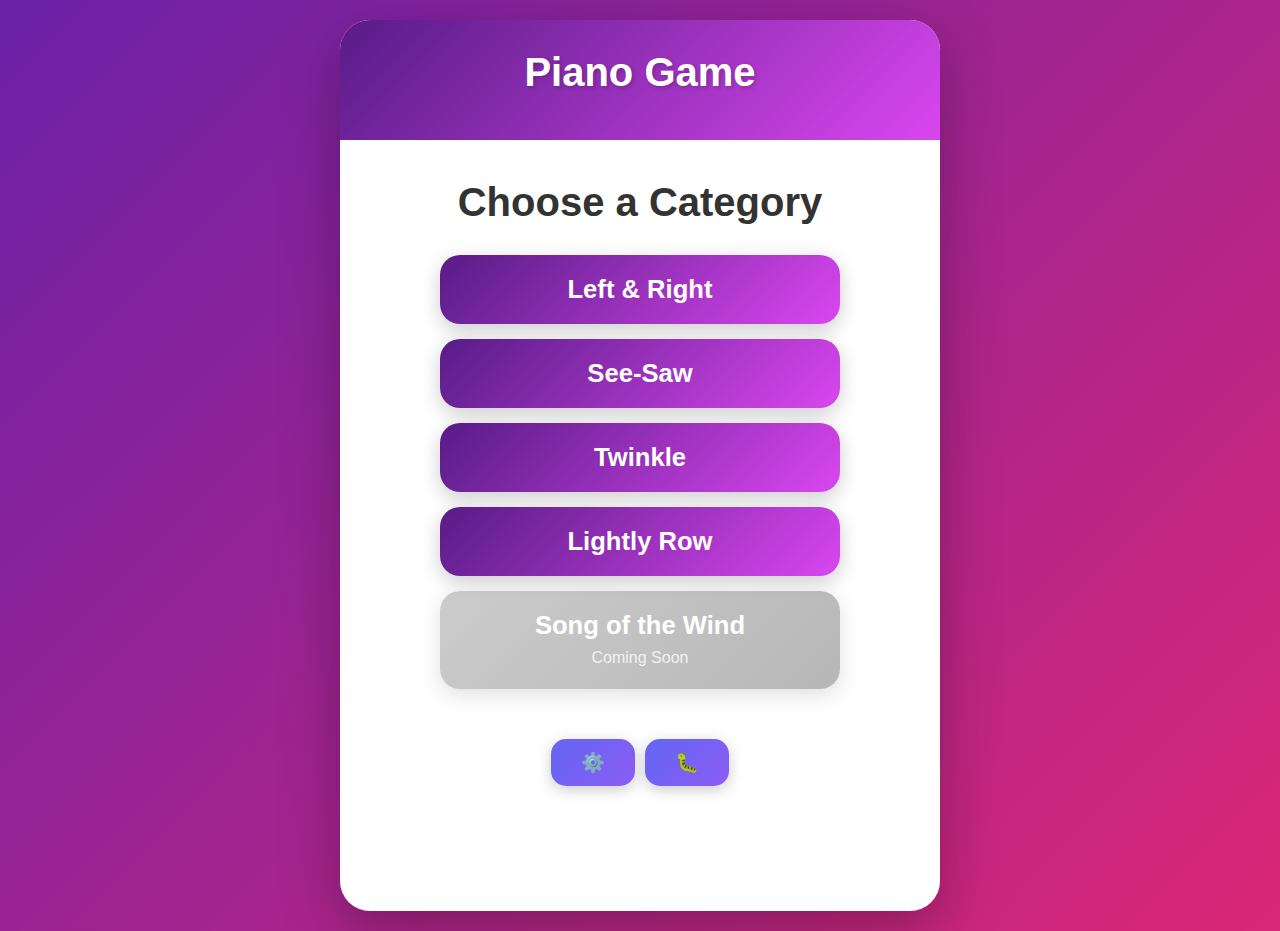
<file: index.html>
<!DOCTYPE html>
<html lang="en">
<head>
    <meta charset="UTF-8">
    <meta name="viewport" content="width=device-width, initial-scale=1.0">
    <title>Piano Game 🎹</title>
    <link rel="stylesheet" href="styles.css?v=2026-01-13-debug">
</head>
<body>
    <div class="game-container">
        <header class="game-header">
            <button class="home-btn hidden" id="home-btn">
                <svg xmlns="http://www.w3.org/2000/svg" viewBox="0 0 24 24" fill="currentColor">
                    <path d="M10 20v-6h4v6h5v-8h3L12 3 2 12h3v8z"/>
                </svg>
            </button>
            <h1>Piano Game</h1>
            <div class="progress" id="progress-container">
                <span id="question-counter">Question 1 of 10</span>
                <div class="progress-bar">
                    <div id="progress-fill" class="progress-fill"></div>
                </div>
            </div>
        </header>

        <!-- Category Selection Screen -->
        <div class="menu-screen" id="category-screen">
            <h2 class="menu-title">Choose a Category</h2>
            <div class="menu-buttons">
                <button class="menu-btn" data-category="left-right">Left & Right</button>
                <button class="menu-btn" data-category="see-saw">See-Saw</button>
                <button class="menu-btn" data-category="twinkle">Twinkle</button>
                <button class="menu-btn" data-category="lightly-row">Lightly Row</button>
                <button class="menu-btn disabled" data-category="wind">Song of the Wind<br><span class="coming-soon">Coming Soon</span></button>
            </div>
            <button class="settings-btn" id="settings-btn">⚙️</button>
        </div>

        <!-- Settings Screen -->
        <div class="menu-screen hidden" id="settings-screen">
            <h2 class="menu-title">Settings</h2>

            <div class="settings-panel">
                <div class="setting-item">
                    <label for="tempo-slider">Tempo: <span id="tempo-value">90</span> BPM</label>
                    <input type="range" id="tempo-slider" min="60" max="120" value="90" step="5">
                    <div class="setting-range">60 - 120</div>
                </div>

                <div class="setting-item">
                    <label for="tolerance-slider">Tolerance: <span id="tolerance-value">7</span></label>
                    <input type="range" id="tolerance-slider" min="2" max="10" value="7" step="0.5">
                    <div class="setting-range">2 - 10 (lower = harder)</div>
                </div>

                <div class="setting-item">
                    <label for="length-slider">Questions per Level: <span id="length-value">10</span></label>
                    <input type="range" id="length-slider" min="5" max="15" value="10" step="1">
                    <div class="setting-range">5 - 15</div>
                </div>

                <div class="setting-item">
                    <label>
                        <input type="checkbox" id="show-notes-checkbox">
                        Show Note Names
                    </label>
                </div>

                <div class="settings-buttons">
                    <button class="settings-action-btn" id="reset-settings-btn">Reset to Defaults</button>
                    <button class="settings-action-btn primary" id="close-settings-btn">Done</button>
                </div>
            </div>
        </div>

        <!-- Level Selection Screen -->
        <div class="menu-screen hidden" id="level-screen">
            <h2 class="menu-title">Choose a Level</h2>
            <div class="menu-buttons" id="level-buttons-container">
                <!-- Level buttons will be dynamically generated -->
            </div>
        </div>

        <!-- Game Screen -->
        <main class="game-main hidden" id="game-screen">
            <div class="pattern-display" id="pattern-display">
                <div id="pattern-notes"></div>
            </div>

            <div class="status-display" id="status-display">Click Start to begin</div>

            <div class="feedback-visual" id="feedback-visual"></div>

            <div class="recording-indicator hidden" id="recording-indicator">
                <span class="red-dot"></span> RECORDING
            </div>

            <div class="game-controls">
                <button class="control-btn" id="start-btn">▶️ Start</button>
            </div>
        </main>

        <!-- Celebration Screen -->
        <div class="celebration-screen hidden" id="celebration-screen">
            <canvas id="fireworks-canvas"></canvas>
            <div class="celebration-message">
                <h2 id="celebration-title">Great Job!</h2>
                <p id="celebration-score">You got 8 out of 10!</p>
                <button class="play-again-btn" id="play-again-btn">Play Again!</button>
            </div>
        </div>
    </div>

    <script src="debug.js?v=2026-01-13"></script>
    <script src="instrument-config.js?v=2026-01-13"></script>
    <script src="sounds.js?v=2026-01-13"></script>
    <script src="audio.js?v=2026-01-13"></script>
    <script src="recording.js?v=2026-01-13"></script>
    <script src="matching.js?v=2026-01-13"></script>
    <script src="patterns.js?v=2026-01-13"></script>
    <script src="settings.js?v=2026-01-13"></script>
    <script src="game.js?v=2026-01-13"></script>
    <script src="celebrations.js?v=2026-01-13"></script>
    <script src="ui.js?v=2026-01-13"></script>
</body>
</html>
<!-- Updated Tue Jan 13 12:02:26 PST 2026 -->
</file>
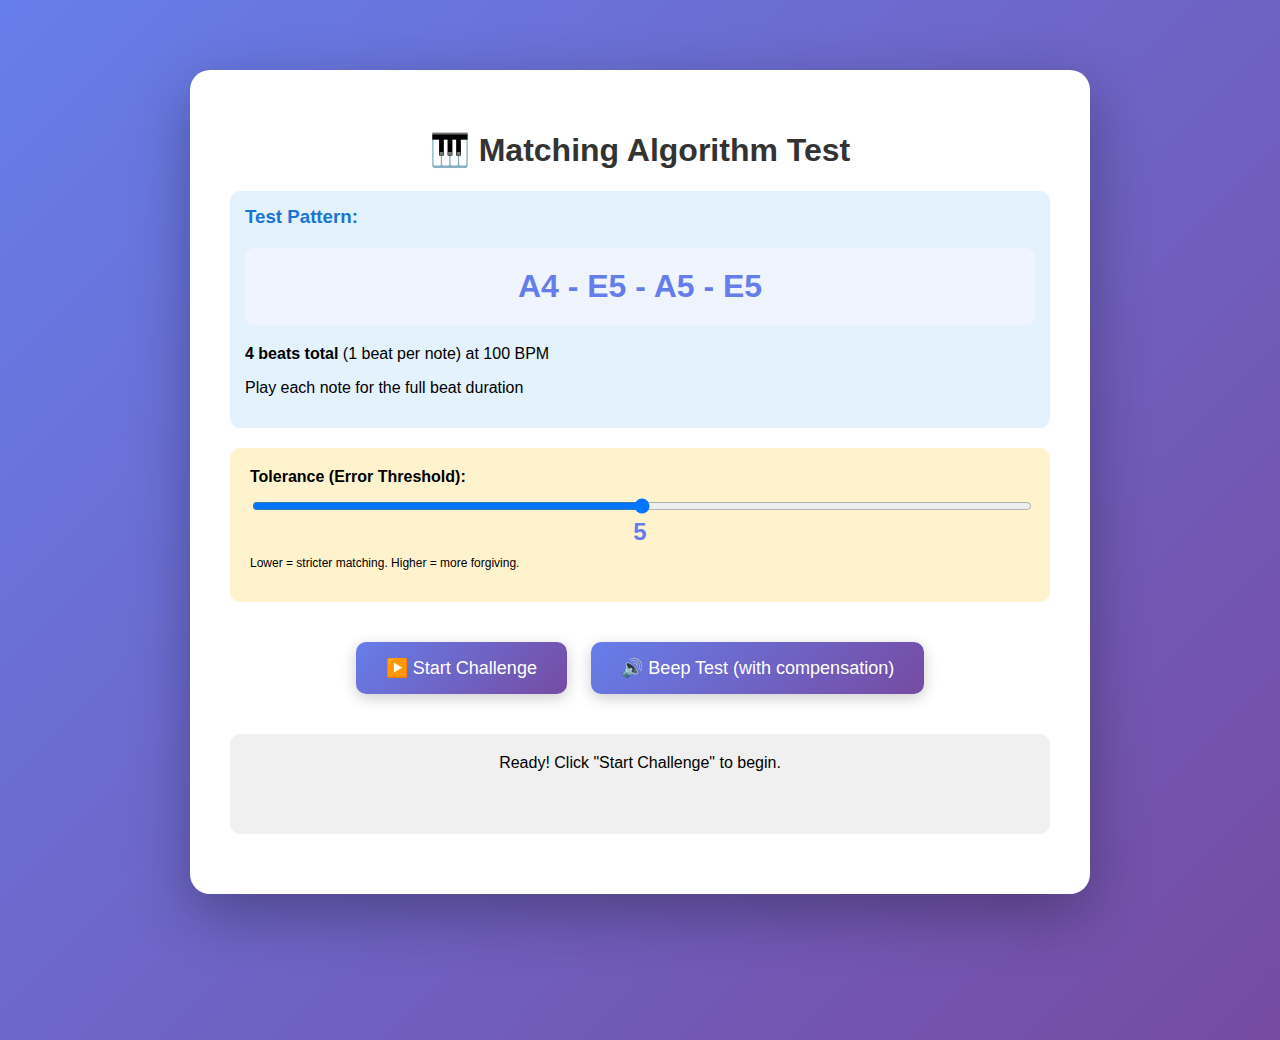
<file: matching-test.html>
<!DOCTYPE html>
<html lang="en">
<head>
    <meta charset="UTF-8">
    <meta name="viewport" content="width=device-width, initial-scale=1.0">
    <title>Matching Algorithm Test</title>
    <style>
        body {
            font-family: Arial, sans-serif;
            max-width: 900px;
            margin: 50px auto;
            padding: 20px;
            background: linear-gradient(135deg, #667eea 0%, #764ba2 100%);
            min-height: 100vh;
        }
        .container {
            background: white;
            border-radius: 20px;
            padding: 40px;
            box-shadow: 0 20px 60px rgba(0, 0, 0, 0.3);
        }
        h1 {
            color: #333;
            text-align: center;
        }
        .info {
            background: #e3f2fd;
            padding: 15px;
            border-radius: 10px;
            margin: 20px 0;
        }
        .info h3 {
            margin-top: 0;
            color: #1976d2;
        }
        .controls {
            text-align: center;
            margin: 30px 0;
        }
        button {
            font-size: 18px;
            padding: 15px 30px;
            margin: 10px;
            border: none;
            border-radius: 10px;
            background: linear-gradient(135deg, #667eea 0%, #764ba2 100%);
            color: white;
            cursor: pointer;
            transition: all 0.3s;
            box-shadow: 0 4px 15px rgba(0, 0, 0, 0.2);
        }
        button:hover:not(:disabled) {
            transform: translateY(-2px);
            box-shadow: 0 6px 20px rgba(0, 0, 0, 0.3);
        }
        button:disabled {
            opacity: 0.5;
            cursor: not-allowed;
        }
        .pattern {
            text-align: center;
            font-size: 32px;
            font-weight: bold;
            color: #667eea;
            margin: 20px 0;
            padding: 20px;
            background: #f0f4ff;
            border-radius: 10px;
        }
        #status {
            text-align: center;
            padding: 20px;
            margin: 20px 0;
            background: #f0f0f0;
            border-radius: 10px;
            min-height: 60px;
        }
        .results {
            margin-top: 30px;
            padding: 20px;
            background: #f5f5f5;
            border-radius: 10px;
        }
        .results h3 {
            margin-top: 0;
        }
        .comparison {
            display: grid;
            grid-template-columns: 1fr 1fr;
            gap: 20px;
            margin: 20px 0;
        }
        .column {
            background: white;
            padding: 15px;
            border-radius: 8px;
        }
        .column h4 {
            margin-top: 0;
            color: #667eea;
        }
        .slice-list {
            font-family: monospace;
            font-size: 12px;
            max-height: 300px;
            overflow-y: auto;
        }
        .error-display {
            font-size: 48px;
            font-weight: bold;
            text-align: center;
            margin: 20px 0;
        }
        .pass {
            color: #43a047;
        }
        .fail {
            color: #f5576c;
        }
        .tolerance-control {
            margin: 20px 0;
            padding: 20px;
            background: #fff3cd;
            border-radius: 10px;
        }
        .tolerance-control label {
            font-weight: bold;
            display: block;
            margin-bottom: 10px;
        }
        .tolerance-control input[type="range"] {
            width: 100%;
        }
        .tolerance-value {
            font-size: 24px;
            font-weight: bold;
            color: #667eea;
            text-align: center;
        }
    </style>
</head>
<body>
    <div class="container">
        <h1>🎹 Matching Algorithm Test</h1>

        <div class="info">
            <h3>Test Pattern:</h3>
            <div class="pattern">A4 - E5 - A5 - E5</div>
            <p><strong>4 beats total</strong> (1 beat per note) at 100 BPM</p>
            <p>Play each note for the full beat duration</p>
        </div>

        <div class="tolerance-control">
            <label>Tolerance (Error Threshold):</label>
            <input type="range" id="tolerance-slider" min="0" max="10" value="5" step="0.1">
            <div class="tolerance-value" id="tolerance-value">5</div>
            <p style="font-size: 12px; margin-top: 10px;">
                Lower = stricter matching. Higher = more forgiving.
            </p>
        </div>

        <div class="controls">
            <button id="start-btn" onclick="startChallenge()" disabled>▶️ Start Challenge</button>
            <button id="beep-test-btn" onclick="startBeepTest()" disabled>🔊 Beep Test (with compensation)</button>
        </div>

        <div id="status">Loading...</div>

        <div class="results" id="results" style="display: none;">
            <h3>Results:</h3>
            <div class="error-display" id="error-display"></div>
            <div class="comparison">
                <div class="column">
                    <h4>Reference Pattern:</h4>
                    <div class="slice-list" id="reference-slices"></div>
                </div>
                <div class="column">
                    <h4>Your Recording:</h4>
                    <div class="slice-list" id="recorded-slices"></div>
                </div>
            </div>
        </div>
    </div>

    <script>
        const audioContext = new (window.AudioContext || window.webkitAudioContext)();
        const audioBuffers = {};

        // Pattern definition
        const tempo = 100; // BPM
        const beatDuration = 60 / tempo; // seconds per beat
        const sliceInterval = beatDuration / 2; // 8th note slices (half a beat)
        const pattern = [
            { note: 'A4', duration: 1.0 },
            { note: 'E5', duration: 1.0 },
            { note: 'A5', duration: 1.0 },
            { note: 'E5', duration: 1.0 }
        ];

        // Samples and their MIDI numbers
        const sampleNotes = {
            'A3': 57,
            'B3': 59,
            'C4': 60,
            'D4': 62,
            'E4': 64,
            'A4': 69,
            'E5': 76,
            'A5': 81
        };

        let referenceTimeSeries = [];
        let recordedTimeSeries = [];
        let isRecording = false;
        let microphone = null;
        let analyser = null;
        let microphoneStream = null;
        let micPermissionGranted = false;
        let audioRecorder = null;
        let recordedChunks = [];
        let recordingStartTime = null;
        let goClickTime = null;

        // Update tolerance display
        document.getElementById('tolerance-slider').addEventListener('input', (e) => {
            document.getElementById('tolerance-value').textContent = e.target.value;
        });

        // Load samples
        async function loadSamples() {
            for (const sampleName of Object.keys(sampleNotes)) {
                const response = await fetch(`samples/${sampleName}.wav`);
                const arrayBuffer = await response.arrayBuffer();
                audioBuffers[sampleName] = await audioContext.decodeAudioData(arrayBuffer);
            }
            document.getElementById('start-btn').disabled = false;
            document.getElementById('beep-test-btn').disabled = false;
            document.getElementById('status').textContent = 'Ready! Click "Start Challenge" to begin.';
        }


        // Beep test to verify latency compensation
        async function startBeepTest() {
            document.getElementById('start-btn').disabled = true;
            document.getElementById('beep-test-btn').disabled = true;
            document.getElementById('results').style.display = 'none';

            if (audioContext.state === 'suspended') {
                await audioContext.resume();
            }

            // Request microphone permission upfront if not already granted
            if (!micPermissionGranted) {
                try {
                    document.getElementById('status').textContent = 'Requesting microphone permission...';
                    microphoneStream = await navigator.mediaDevices.getUserMedia({
                        audio: {
                            echoCancellation: false,
                            autoGainControl: false,
                            noiseSuppression: false
                        }
                    });
                    micPermissionGranted = true;
                    document.getElementById('status').textContent = 'Microphone ready!';
                    await new Promise(resolve => setTimeout(resolve, 500));
                } catch (error) {
                    document.getElementById('status').textContent = 'Error: Microphone access denied. ' + error.message;
                    document.getElementById('start-btn').disabled = false;
                    document.getElementById('beep-test-btn').disabled = false;
                    return;
                }
            }

            // Generate reference (4 beeps)
            referenceTimeSeries = generateReferenceTimeSeries(pattern);

            // Play 4 beeps and record
            document.getElementById('status').textContent = 'Playing beeps and recording...';

            // Start recording
            recordedChunks = [];
            audioRecorder = new MediaRecorder(microphoneStream);
            audioRecorder.ondataavailable = (event) => {
                if (event.data.size > 0) {
                    recordedChunks.push(event.data);
                }
            };
            audioRecorder.onstop = async () => {
                await analyzeRecording();
            };

            recordingStartTime = audioContext.currentTime;
            intendedStartTime = audioContext.currentTime;
            audioRecorder.start();
            isRecording = true;

            // Play 4 beeps, one per beat
            const totalDuration = 4 * beatDuration;
            for (let i = 0; i < 4; i++) {
                playClick();
                await new Promise(resolve => setTimeout(resolve, beatDuration * 1000));
            }

            // Stop recording
            audioRecorder.stop();
            isRecording = false;
        }

        // Main challenge flow: play reference, countdown, record
        async function startChallenge() {
            document.getElementById('start-btn').disabled = true;
            document.getElementById('results').style.display = 'none';

            if (audioContext.state === 'suspended') {
                await audioContext.resume();
            }

            // Request microphone permission upfront if not already granted
            if (!micPermissionGranted) {
                try {
                    document.getElementById('status').textContent = 'Requesting microphone permission...';
                    microphoneStream = await navigator.mediaDevices.getUserMedia({
                        audio: {
                            echoCancellation: false,
                            autoGainControl: false,
                            noiseSuppression: false
                        }
                    });
                    micPermissionGranted = true;
                    document.getElementById('status').textContent = 'Microphone ready!';
                    await new Promise(resolve => setTimeout(resolve, 500));
                } catch (error) {
                    document.getElementById('status').textContent = 'Error: Microphone access denied. ' + error.message;
                    document.getElementById('start-btn').disabled = false;
                    return;
                }
            }

            // Step 1: Start recording FIRST (so it's ready when countdown starts)
            document.getElementById('status').textContent = 'Starting...';
            recordedChunks = [];
            audioRecorder = new MediaRecorder(microphoneStream);
            audioRecorder.ondataavailable = (event) => {
                if (event.data.size > 0) {
                    recordedChunks.push(event.data);
                }
            };
            audioRecorder.onstop = async () => {
                await analyzeRecording();
            };

            recordingStartTime = audioContext.currentTime;
            console.log(`Recording started at: ${recordingStartTime.toFixed(3)}s`);
            audioRecorder.start();
            isRecording = true;

            // Step 2: Play reference pattern (while recording is starting up)
            document.getElementById('status').textContent = '🎹 Listen to the reference pattern...';
            referenceTimeSeries = generateReferenceTimeSeries(pattern);

            const startTime = audioContext.currentTime;
            let currentTime = startTime;

            pattern.forEach(noteInfo => {
                const { note, duration } = noteInfo;
                const durationInSeconds = duration * beatDuration;

                const source = audioContext.createBufferSource();
                source.buffer = audioBuffers[note];
                const gainNode = audioContext.createGain();
                gainNode.gain.value = 0.8;
                source.connect(gainNode);
                gainNode.connect(audioContext.destination);
                source.start(currentTime);
                source.stop(currentTime + durationInSeconds);

                currentTime += durationInSeconds;
            });

            const totalDuration = pattern.reduce((sum, n) => sum + n.duration, 0) * beatDuration;

            // Step 3: Wait for reference to finish, then play countdown
            setTimeout(async () => {
                // Recording is already running, no startup delay!
                // Countdown with clicks
                document.getElementById('status').textContent = 'Get ready... 1';
                playClick();
                await new Promise(resolve => setTimeout(resolve, beatDuration * 1000));

                document.getElementById('status').textContent = '2';
                playClick();
                await new Promise(resolve => setTimeout(resolve, beatDuration * 1000));

                document.getElementById('status').textContent = 'Ready';
                playClick();
                await new Promise(resolve => setTimeout(resolve, beatDuration * 1000));

                document.getElementById('status').textContent = 'GO!';
                goClickTime = audioContext.currentTime;
                console.log(`GO! click at: ${goClickTime.toFixed(3)}s (${((goClickTime - recordingStartTime) * 1000).toFixed(1)}ms into recording)`);
                playClick();

                await new Promise(resolve => setTimeout(resolve, beatDuration * 1000));

                // User should be playing now
                document.getElementById('status').textContent = '🔴 RECORDING - Play now!';

                // Stop recording after pattern duration
                const totalDuration = pattern.reduce((sum, n) => sum + n.duration, 0) * beatDuration;
                setTimeout(() => {
                    audioRecorder.stop();
                    isRecording = false;
                }, totalDuration * 1000);
            }, totalDuration * 1000);
        }

        // Play metronome click
        function playClick() {
            const clickOsc = audioContext.createOscillator();
            const clickGain = audioContext.createGain();

            clickOsc.connect(clickGain);
            clickGain.connect(audioContext.destination);

            clickOsc.frequency.value = 1000;
            clickGain.gain.value = 0.3;

            clickOsc.start(audioContext.currentTime);
            clickOsc.stop(audioContext.currentTime + 0.05);
        }


        // Generate reference time series from pattern
        function generateReferenceTimeSeries(pattern) {
            const series = [];
            let currentTime = 0;

            console.log('Generating reference time series:');
            console.log('tempo:', tempo, 'BPM');
            console.log('beatDuration:', beatDuration, 'seconds');
            console.log('sliceInterval:', sliceInterval, 'seconds');

            pattern.forEach((noteInfo, index) => {
                const { note, duration } = noteInfo;
                const durationInSeconds = duration * beatDuration;
                const numSlices = Math.round(durationInSeconds / sliceInterval);
                const frequency = midiToFrequency(sampleNotes[note]);

                console.log(`Note ${index}: ${note}, duration=${duration} beats, durationInSeconds=${durationInSeconds}, numSlices=${numSlices}`);

                for (let i = 0; i < numSlices; i++) {
                    series.push(frequency);
                    currentTime += sliceInterval;
                }
            });

            console.log('Total reference slices:', series.length);
            return series;
        }

        // Convert MIDI to frequency
        function midiToFrequency(midi) {
            return 440 * Math.pow(2, (midi - 69) / 12);
        }

        // Detect where the GO! click appears in the recording
        function findGoClickInRecording(audioData, sampleRate) {
            // GO! should be around 4.2s into the recording
            // (reference pattern 2.4s + 3 beat delays = 2.4s + 1.8s = 4.2s)
            const searchStartMs = 4000;
            const searchEndMs = 4600;
            const searchStartSample = Math.floor((searchStartMs / 1000) * sampleRate);
            const searchEndSample = Math.floor((searchEndMs / 1000) * sampleRate);

            const checkInterval = 0.01; // Check every 10ms
            const checkSamples = Math.round(checkInterval * sampleRate);

            let lastClickPosition = -1;
            let maxRms = 0;

            // Find the loudest transient in the search window
            for (let windowStart = searchStartSample; windowStart < searchEndSample; windowStart += checkSamples) {
                const windowEnd = Math.min(windowStart + checkSamples, audioData.length);

                let rms = 0;
                for (let i = windowStart; i < windowEnd; i++) {
                    rms += audioData[i] * audioData[i];
                }
                rms = Math.sqrt(rms / (windowEnd - windowStart));

                if (rms > maxRms && rms > 0.02) {
                    maxRms = rms;
                    lastClickPosition = windowStart;
                }
            }

            if (lastClickPosition >= 0) {
                console.log(`Found GO! click at sample ${lastClickPosition} (${(lastClickPosition / sampleRate * 1000).toFixed(1)}ms, RMS: ${maxRms.toFixed(4)})`);
                return lastClickPosition;
            }

            console.log('Could not detect GO! click in recording');
            return searchStartSample; // Default to expected position
        }

        // Analyze recorded audio after recording completes
        async function analyzeRecording() {
            document.getElementById('status').textContent = 'Analyzing recording...';

            try {
                // Combine recorded chunks into a blob
                const audioBlob = new Blob(recordedChunks, { type: 'audio/webm' });

                // Decode audio blob
                const arrayBuffer = await audioBlob.arrayBuffer();
                const audioBuffer = await audioContext.decodeAudioData(arrayBuffer);

                const sampleRate = audioBuffer.sampleRate;
                const audioData = audioBuffer.getChannelData(0);
                const sliceSamples = Math.round(sliceInterval * sampleRate);
                const windowSize = 4096;

                console.log(`Sample rate: ${sampleRate} Hz`);
                console.log(`Slice samples: ${sliceSamples} (${(sliceSamples / sampleRate * 1000).toFixed(3)}ms per slice)`);
                console.log(`Total recording duration: ${(audioData.length / sampleRate * 1000).toFixed(1)}ms`);

                // We know when we SCHEDULED the GO! click
                const goClickScheduledTime = goClickTime - recordingStartTime; // seconds into recording
                const goClickScheduledSample = Math.round(goClickScheduledTime * sampleRate);
                console.log(`GO! click SCHEDULED at ${(goClickScheduledTime * 1000).toFixed(1)}ms into recording`);

                // Detect where GO! click ACTUALLY appears in the recording
                const goClickDetectedSample = findGoClickInRecording(audioData, sampleRate);
                const goClickDetectedTime = goClickDetectedSample / sampleRate;
                console.log(`GO! click DETECTED at ${(goClickDetectedTime * 1000).toFixed(1)}ms into recording`);

                // The difference is the round-trip latency (output + input)
                const latencyMs = (goClickDetectedTime - goClickScheduledTime) * 1000;
                console.log(`Round-trip latency: ${latencyMs.toFixed(1)}ms`);

                // User plays one beat after the detected GO! click
                const beatSamples = Math.round(beatDuration * sampleRate);
                const startSample = goClickDetectedSample + beatSamples;

                console.log(`Starting analysis at sample ${startSample} (detected GO! + one beat = ${(startSample / sampleRate * 1000).toFixed(1)}ms)`);

                // Only process exactly as many slices as we expect in the reference
                const expectedSlices = referenceTimeSeries.length;
                console.log(`Analyzing ${expectedSlices} slices`);
                console.log(`Recording has ${Math.floor(audioData.length / sliceSamples)} potential slices`);

                // Extract pitch at each time slice
                recordedTimeSeries = [];

                // Log timing for first few and transition slices
                const slicesToLog = [0, 1, 11, 12, 13, 23, 24, 25, 35, 36, 37];

                for (let sliceIndex = 0; sliceIndex < expectedSlices; sliceIndex++) {
                    const slicePosition = startSample + (sliceIndex * sliceSamples);

                    if (slicesToLog.includes(sliceIndex)) {
                        const timeMs = (slicePosition / sampleRate * 1000).toFixed(1);
                        console.log(`Slice ${sliceIndex}: analyzing sample ${slicePosition} (${timeMs}ms from buffer start)`);
                    }

                    // Analyze FORWARD from this slice position
                    // This detects "what pitch is present starting now"
                    // rather than "what pitch is present around now"
                    const windowStart = slicePosition;
                    const windowEnd = Math.min(slicePosition + windowSize, audioData.length);
                    const slice = audioData.slice(windowStart, windowEnd);

                    // Detect pitch for this slice
                    const frequency = autoCorrelate(slice, sampleRate);
                    recordedTimeSeries.push(frequency > 0 ? frequency : null);
                }

                // Show results
                stopRecording();

            } catch (error) {
                document.getElementById('status').textContent = 'Error analyzing: ' + error.message;
                console.error('Analysis error:', error);
                document.getElementById('start-btn').disabled = false;
            }
        }

        // Show results after analysis
        function stopRecording() {
            // Compare and show results
            const error = calculateError(referenceTimeSeries, recordedTimeSeries);
            const tolerance = parseFloat(document.getElementById('tolerance-slider').value);
            const passed = error <= tolerance;

            showResults(error, tolerance, passed);

            document.getElementById('start-btn').disabled = false;
            document.getElementById('beep-test-btn').disabled = false;
        }

        // Normalize frequency to a base octave (between 200-400 Hz range)
        function normalizeToOctave(freq) {
            if (freq === null || freq <= 0) return null;

            // Bring frequency into the 200-400 Hz range (roughly octave 3)
            while (freq < 200) freq *= 2;
            while (freq >= 400) freq /= 2;

            return freq;
        }

        // Calculate error between reference and recorded
        function calculateError(reference, recorded) {
            // Make sure they're the same length
            const minLength = Math.min(reference.length, recorded.length);
            let totalError = 0;

            for (let i = 0; i < minLength; i++) {
                const refFreq = reference[i];
                const recFreq = recorded[i];

                if (refFreq === null && recFreq === null) {
                    // Both silence - perfect match
                    continue;
                } else if (refFreq === null || recFreq === null) {
                    // One is silence, one is not - large error
                    totalError += 10;
                } else {
                    // Both have pitch - normalize to same octave before comparing
                    const normalizedRef = normalizeToOctave(refFreq);
                    const normalizedRec = normalizeToOctave(recFreq);

                    // Calculate frequency difference in cents (musical distance)
                    const cents = Math.abs(1200 * Math.log2(normalizedRec / normalizedRef));

                    // Convert cents to error score (0 cents = 0 error, 100 cents = ~8.3 error)
                    // This makes it more forgiving for small pitch variations
                    const error = Math.min(cents / 12, 10); // Cap at 10 per slice
                    totalError += error;
                }
            }

            // Average error per slice
            return minLength > 0 ? totalError / minLength : 100;
        }

        // Show comparison results
        function showResults(error, tolerance, passed) {
            document.getElementById('results').style.display = 'block';

            const errorDisplay = document.getElementById('error-display');
            errorDisplay.textContent = passed ? `✓ PASS (Error: ${error.toFixed(1)})` : `✗ FAIL (Error: ${error.toFixed(1)})`;
            errorDisplay.className = 'error-display ' + (passed ? 'pass' : 'fail');

            // Show time series
            document.getElementById('reference-slices').innerHTML = referenceTimeSeries
                .map((f, i) => `${i}: ${f ? f.toFixed(1) + ' Hz' : 'silence'}`)
                .join('<br>');

            document.getElementById('recorded-slices').innerHTML = recordedTimeSeries
                .map((f, i) => `${i}: ${f ? f.toFixed(1) + ' Hz' : 'silence'}`)
                .join('<br>');

            document.getElementById('status').textContent =
                passed ? '✓ Great job! Try again or adjust tolerance.' :
                '✗ Try again! You can also adjust the tolerance.';
        }

        // Autocorrelation (same as pitch-test.html)
        function autoCorrelate(buffer, sampleRate) {
            const minFreq = 80;
            const maxFreq = 2000;
            const minSamples = Math.floor(sampleRate / maxFreq);
            const maxSamples = Math.floor(sampleRate / minFreq);

            let rms = 0;
            for (let i = 0; i < buffer.length; i++) {
                rms += buffer[i] * buffer[i];
            }
            rms = Math.sqrt(rms / buffer.length);
            if (rms < 0.01) return -1;

            let bestCorrelation = 0;
            let bestOffset = -1;

            for (let offset = minSamples; offset <= maxSamples; offset++) {
                let correlation = 0;
                for (let i = 0; i < buffer.length - offset; i++) {
                    correlation += Math.abs(buffer[i] - buffer[i + offset]);
                }
                correlation = 1 - (correlation / (buffer.length - offset));

                if (correlation > 0.9 && correlation > bestCorrelation) {
                    bestCorrelation = correlation;
                    bestOffset = offset;
                }
            }

            if (bestOffset === -1) return -1;
            return sampleRate / bestOffset;
        }

        // Load samples on page load
        loadSamples();
    </script>
</body>
</html>
</file>
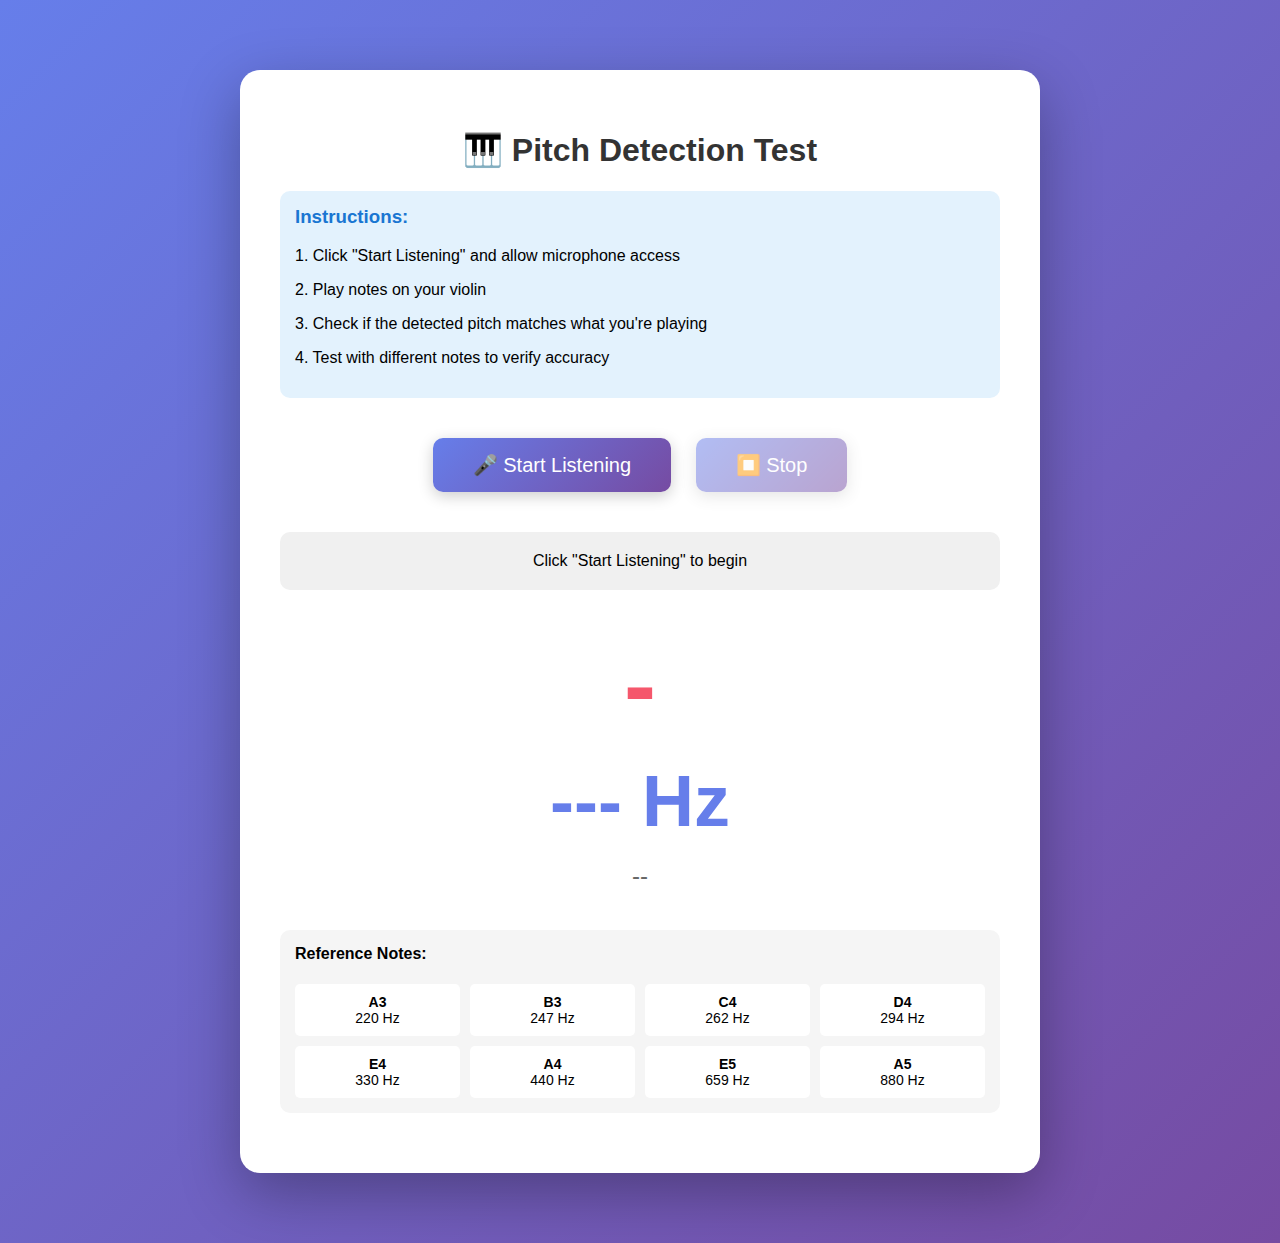
<file: pitch-test.html>
<!DOCTYPE html>
<html lang="en">
<head>
    <meta charset="UTF-8">
    <meta name="viewport" content="width=device-width, initial-scale=1.0">
    <title>Pitch Detection Test</title>
    <style>
        body {
            font-family: Arial, sans-serif;
            max-width: 800px;
            margin: 50px auto;
            padding: 20px;
            background: linear-gradient(135deg, #667eea 0%, #764ba2 100%);
            min-height: 100vh;
        }
        .container {
            background: white;
            border-radius: 20px;
            padding: 40px;
            box-shadow: 0 20px 60px rgba(0, 0, 0, 0.3);
        }
        h1 {
            color: #333;
            text-align: center;
        }
        .controls {
            text-align: center;
            margin: 30px 0;
        }
        button {
            font-size: 20px;
            padding: 15px 40px;
            margin: 10px;
            border: none;
            border-radius: 10px;
            background: linear-gradient(135deg, #667eea 0%, #764ba2 100%);
            color: white;
            cursor: pointer;
            transition: all 0.3s;
            box-shadow: 0 4px 15px rgba(0, 0, 0, 0.2);
        }
        button:hover:not(:disabled) {
            transform: translateY(-2px);
            box-shadow: 0 6px 20px rgba(0, 0, 0, 0.3);
        }
        button:disabled {
            opacity: 0.5;
            cursor: not-allowed;
        }
        .pitch-display {
            text-align: center;
            margin: 40px 0;
        }
        .frequency {
            font-size: 72px;
            font-weight: bold;
            color: #667eea;
            margin: 20px 0;
        }
        .note-name {
            font-size: 96px;
            font-weight: bold;
            color: #f5576c;
            margin: 20px 0;
        }
        .cents {
            font-size: 24px;
            color: #666;
        }
        .info {
            background: #e3f2fd;
            padding: 15px;
            border-radius: 10px;
            margin: 20px 0;
        }
        .info h3 {
            margin-top: 0;
            color: #1976d2;
        }
        #status {
            text-align: center;
            padding: 20px;
            margin: 20px 0;
            background: #f0f0f0;
            border-radius: 10px;
        }
        .reference-notes {
            margin: 20px 0;
            padding: 15px;
            background: #f5f5f5;
            border-radius: 10px;
        }
        .reference-notes h4 {
            margin-top: 0;
        }
        .note-list {
            display: grid;
            grid-template-columns: repeat(4, 1fr);
            gap: 10px;
            margin-top: 10px;
        }
        .note-item {
            padding: 10px;
            background: white;
            border-radius: 5px;
            text-align: center;
            font-size: 14px;
        }
    </style>
</head>
<body>
    <div class="container">
        <h1>🎹 Pitch Detection Test</h1>

        <div class="info">
            <h3>Instructions:</h3>
            <p>1. Click "Start Listening" and allow microphone access</p>
            <p>2. Play notes on your violin</p>
            <p>3. Check if the detected pitch matches what you're playing</p>
            <p>4. Test with different notes to verify accuracy</p>
        </div>

        <div class="controls">
            <button id="start-btn" onclick="startListening()">🎤 Start Listening</button>
            <button id="stop-btn" onclick="stopListening()" disabled>⏹️ Stop</button>
        </div>

        <div id="status">Click "Start Listening" to begin</div>

        <div class="pitch-display">
            <div class="note-name" id="note-display">-</div>
            <div class="frequency" id="freq-display">--- Hz</div>
            <div class="cents" id="cents-display">--</div>
        </div>

        <div class="reference-notes">
            <h4>Reference Notes:</h4>
            <div class="note-list">
                <div class="note-item"><strong>A3</strong><br>220 Hz</div>
                <div class="note-item"><strong>B3</strong><br>247 Hz</div>
                <div class="note-item"><strong>C4</strong><br>262 Hz</div>
                <div class="note-item"><strong>D4</strong><br>294 Hz</div>
                <div class="note-item"><strong>E4</strong><br>330 Hz</div>
                <div class="note-item"><strong>A4</strong><br>440 Hz</div>
                <div class="note-item"><strong>E5</strong><br>659 Hz</div>
                <div class="note-item"><strong>A5</strong><br>880 Hz</div>
            </div>
        </div>
    </div>

    <script>
        let audioContext;
        let analyser;
        let microphone;
        let javascriptNode;
        let isListening = false;

        // Smoothing - keep last N note readings (not just frequencies)
        const noteBuffer = [];
        const noteBufferSize = 15;  // Track last 15 note detections

        // Get the most common note from the buffer (mode)
        function getMostCommonNote(buffer) {
            const counts = {};
            let maxCount = 0;
            let mostCommon = null;

            buffer.forEach(noteStr => {
                counts[noteStr] = (counts[noteStr] || 0) + 1;
                if (counts[noteStr] > maxCount) {
                    maxCount = counts[noteStr];
                    mostCommon = noteStr;
                }
            });

            return mostCommon;
        }

        // Autocorrelation pitch detection algorithm
        function autoCorrelate(buffer, sampleRate) {
            // Minimum and maximum frequencies we care about (violin range roughly 200-3000 Hz)
            const minFreq = 80;  // ~E2
            const maxFreq = 2000; // ~B6

            const minSamples = Math.floor(sampleRate / maxFreq);
            const maxSamples = Math.floor(sampleRate / minFreq);

            // Find the first zero crossing
            let foundStart = false;
            let start = 0;
            for (let i = 0; i < buffer.length; i++) {
                if (!foundStart && buffer[i] > 0) {
                    foundStart = true;
                    start = i;
                    break;
                }
            }

            // Calculate RMS (root mean square) to check if there's enough signal
            let rms = 0;
            for (let i = 0; i < buffer.length; i++) {
                rms += buffer[i] * buffer[i];
            }
            rms = Math.sqrt(rms / buffer.length);

            // If signal is too weak, return -1
            if (rms < 0.01) return -1;

            // Autocorrelation
            let bestCorrelation = 0;
            let bestOffset = -1;

            for (let offset = minSamples; offset <= maxSamples; offset++) {
                let correlation = 0;
                for (let i = 0; i < buffer.length - offset; i++) {
                    correlation += Math.abs(buffer[i] - buffer[i + offset]);
                }
                correlation = 1 - (correlation / (buffer.length - offset));

                if (correlation > 0.9 && correlation > bestCorrelation) {
                    bestCorrelation = correlation;
                    bestOffset = offset;
                }
            }

            if (bestOffset === -1) return -1;

            return sampleRate / bestOffset;
        }

        // Convert frequency to note name
        function frequencyToNote(frequency) {
            const noteNames = ['C', 'C#', 'D', 'D#', 'E', 'F', 'F#', 'G', 'G#', 'A', 'A#', 'B'];
            const a4 = 440;
            const c0 = a4 * Math.pow(2, -4.75);

            if (frequency <= 0) return { note: '-', octave: '', cents: 0 };

            const halfSteps = 12 * Math.log2(frequency / c0);
            const noteIndex = Math.round(halfSteps) % 12;
            const octave = Math.floor(Math.round(halfSteps) / 12);

            // Calculate cents (100 cents = 1 semitone)
            const cents = Math.floor((halfSteps - Math.round(halfSteps)) * 100);

            return {
                note: noteNames[noteIndex],
                octave: octave,
                cents: cents
            };
        }

        async function startListening() {
            try {
                document.getElementById('status').textContent = 'Requesting microphone access...';

                // Get microphone access
                const stream = await navigator.mediaDevices.getUserMedia({
                    audio: {
                        echoCancellation: false,
                        autoGainControl: false,
                        noiseSuppression: false
                    }
                });

                audioContext = new (window.AudioContext || window.webkitAudioContext)();
                analyser = audioContext.createAnalyser();
                analyser.fftSize = 4096;  // Increased from 2048 for more stability

                microphone = audioContext.createMediaStreamSource(stream);
                microphone.connect(analyser);

                const bufferLength = analyser.fftSize;
                const buffer = new Float32Array(bufferLength);

                isListening = true;
                document.getElementById('start-btn').disabled = true;
                document.getElementById('stop-btn').disabled = false;
                document.getElementById('status').textContent = 'Listening... Play your violin!';

                // Analyze audio in real-time
                function detectPitch() {
                    if (!isListening) return;

                    analyser.getFloatTimeDomainData(buffer);
                    const frequency = autoCorrelate(buffer, audioContext.sampleRate);

                    if (frequency > 0) {
                        // Get the note for this frequency
                        const noteInfo = frequencyToNote(frequency);
                        const noteStr = noteInfo.note + noteInfo.octave;

                        // Add to note buffer
                        noteBuffer.push(noteStr);
                        if (noteBuffer.length > noteBufferSize) {
                            noteBuffer.shift();
                        }

                        // Get the most common note from recent detections
                        const stableNote = getMostCommonNote(noteBuffer);

                        if (stableNote) {
                            document.getElementById('freq-display').textContent = frequency.toFixed(1) + ' Hz';
                            document.getElementById('note-display').textContent = stableNote;

                            const centsText = noteInfo.cents > 0 ?
                                `+${noteInfo.cents} cents` :
                                `${noteInfo.cents} cents`;
                            document.getElementById('cents-display').textContent = centsText;
                        }
                    } else {
                        // Clear note buffer when no signal
                        noteBuffer.length = 0;
                        document.getElementById('note-display').textContent = '-';
                        document.getElementById('freq-display').textContent = '--- Hz';
                        document.getElementById('cents-display').textContent = '--';
                    }

                    requestAnimationFrame(detectPitch);
                }

                detectPitch();

            } catch (error) {
                document.getElementById('status').textContent =
                    'Error: Could not access microphone. ' + error.message;
                console.error('Microphone error:', error);
            }
        }

        function stopListening() {
            isListening = false;

            // Clear note buffer
            noteBuffer.length = 0;

            if (microphone) {
                microphone.disconnect();
                microphone.mediaStream.getTracks().forEach(track => track.stop());
            }

            if (audioContext) {
                audioContext.close();
            }

            document.getElementById('start-btn').disabled = false;
            document.getElementById('stop-btn').disabled = true;
            document.getElementById('status').textContent = 'Stopped. Click "Start Listening" to try again.';
            document.getElementById('note-display').textContent = '-';
            document.getElementById('freq-display').textContent = '--- Hz';
            document.getElementById('cents-display').textContent = '--';
        }
    </script>
</body>
</html>
</file>
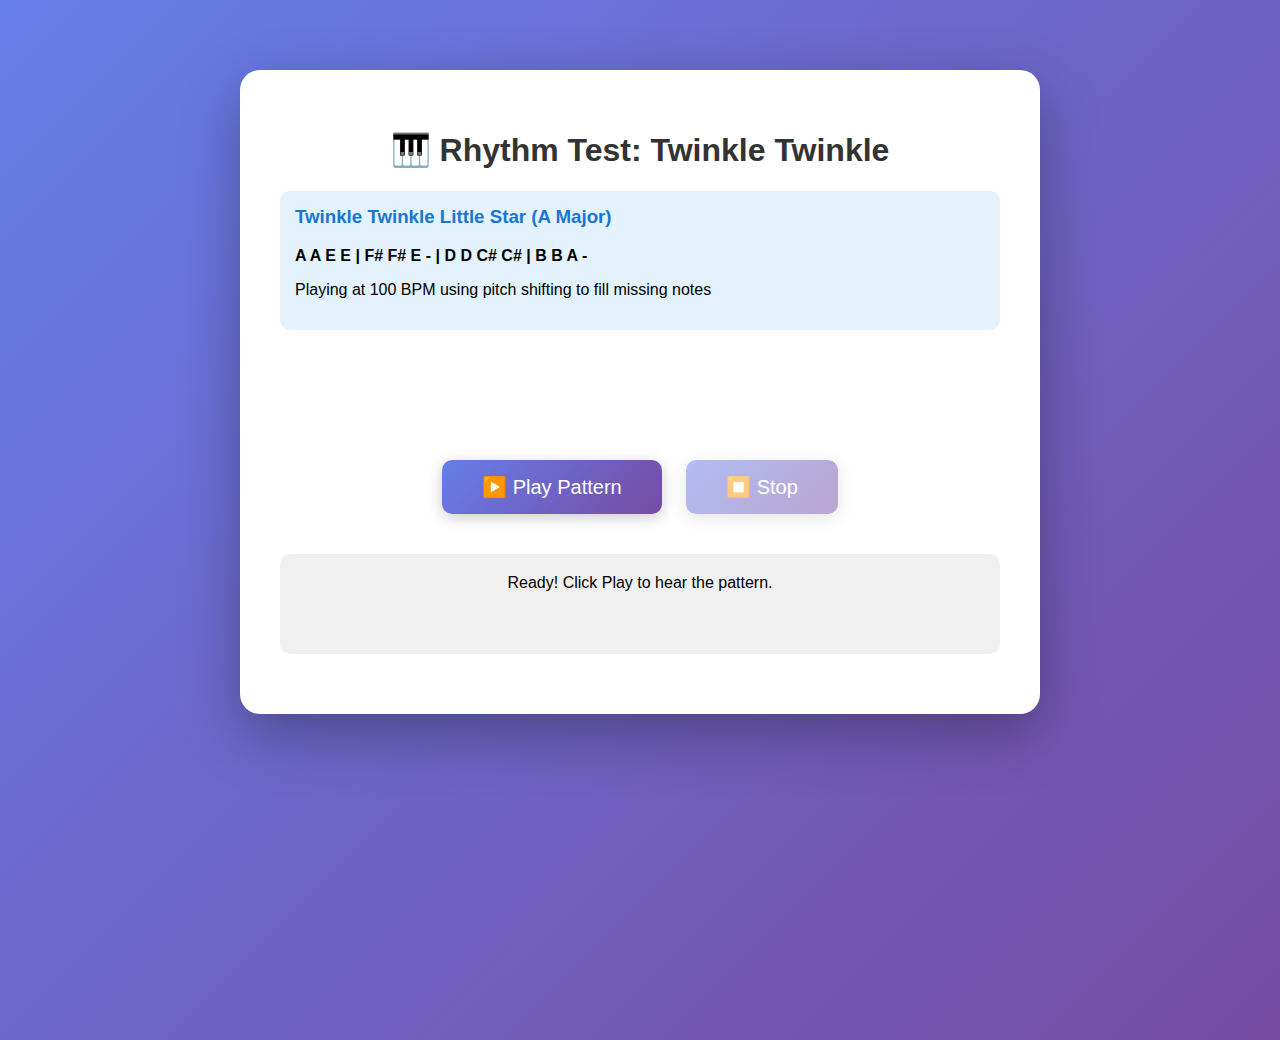
<file: rhythm-test.html>
<!DOCTYPE html>
<html lang="en">
<head>
    <meta charset="UTF-8">
    <meta name="viewport" content="width=device-width, initial-scale=1.0">
    <title>Rhythm Test - Twinkle Twinkle</title>
    <style>
        body {
            font-family: Arial, sans-serif;
            max-width: 800px;
            margin: 50px auto;
            padding: 20px;
            background: linear-gradient(135deg, #667eea 0%, #764ba2 100%);
            min-height: 100vh;
        }
        .container {
            background: white;
            border-radius: 20px;
            padding: 40px;
            box-shadow: 0 20px 60px rgba(0, 0, 0, 0.3);
        }
        h1 {
            color: #333;
            text-align: center;
        }
        .controls {
            text-align: center;
            margin: 30px 0;
        }
        button {
            font-size: 20px;
            padding: 15px 40px;
            margin: 10px;
            border: none;
            border-radius: 10px;
            background: linear-gradient(135deg, #667eea 0%, #764ba2 100%);
            color: white;
            cursor: pointer;
            transition: all 0.3s;
            box-shadow: 0 4px 15px rgba(0, 0, 0, 0.2);
        }
        button:hover {
            transform: translateY(-2px);
            box-shadow: 0 6px 20px rgba(0, 0, 0, 0.3);
        }
        button:disabled {
            opacity: 0.5;
            cursor: not-allowed;
            transform: none;
        }
        #status {
            text-align: center;
            padding: 20px;
            margin: 20px 0;
            background: #f0f0f0;
            border-radius: 10px;
            min-height: 60px;
        }
        .note-display {
            text-align: center;
            font-size: 48px;
            font-weight: bold;
            color: #667eea;
            margin: 30px 0;
            min-height: 60px;
        }
        .info {
            background: #e3f2fd;
            padding: 15px;
            border-radius: 10px;
            margin: 20px 0;
        }
        .info h3 {
            margin-top: 0;
            color: #1976d2;
        }
    </style>
</head>
<body>
    <div class="container">
        <h1>🎹 Rhythm Test: Twinkle Twinkle</h1>

        <div class="info">
            <h3>Twinkle Twinkle Little Star (A Major)</h3>
            <p><strong>A A E E | F# F# E - | D D C# C# | B B A -</strong></p>
            <p>Playing at 100 BPM using pitch shifting to fill missing notes</p>
        </div>

        <div class="note-display" id="note-display"></div>

        <div class="controls">
            <button id="play-btn" onclick="playMelody()">▶️ Play Pattern</button>
            <button id="stop-btn" onclick="stopMelody()" disabled>⏹️ Stop</button>
        </div>

        <div id="status">Loading samples...</div>
    </div>

    <script>
        const audioContext = new (window.AudioContext || window.webkitAudioContext)();
        const audioBuffers = {};
        let isPlaying = false;
        let scheduledSources = [];

        // Available samples and their MIDI note numbers
        const sampleNotes = {
            'A3': 57,
            'B3': 59,
            'C4': 60,
            'D4': 62,
            'E4': 64,
            'A4': 69,
            'E5': 76,
            'A5': 81
        };

        // Convert note name to MIDI number
        function noteToMidi(noteName) {
            const noteMap = {
                'C': 0, 'C#': 1, 'Db': 1,
                'D': 2, 'D#': 3, 'Eb': 3,
                'E': 4,
                'F': 5, 'F#': 6, 'Gb': 6,
                'G': 7, 'G#': 8, 'Ab': 8,
                'A': 9, 'A#': 10, 'Bb': 10,
                'B': 11
            };

            const match = noteName.match(/^([A-G]#?|[A-G]b?)(\d+)$/);
            if (!match) return null;

            const note = match[1];
            const octave = parseInt(match[2]);

            return (octave + 1) * 12 + noteMap[note];
        }

        // Find the closest sample for a target MIDI note
        function findClosestSample(targetMidi) {
            let closestSample = null;
            let minDistance = Infinity;

            for (const [sampleName, sampleMidi] of Object.entries(sampleNotes)) {
                const distance = Math.abs(targetMidi - sampleMidi);
                if (distance < minDistance) {
                    minDistance = distance;
                    closestSample = sampleName;
                }
            }

            return {
                sample: closestSample,
                shift: targetMidi - sampleNotes[closestSample]
            };
        }

        // Twinkle Twinkle Little Star in A Major
        // Now just specify the note and duration - sample selection is automatic!
        const melody = [
            // Twinkle twinkle little star
            { note: 'A4', duration: 0.5 },   // Twin-
            { note: 'A4', duration: 0.5 },   // kle
            { note: 'E5', duration: 0.5 },   // twin-
            { note: 'E5', duration: 0.5 },   // kle
            { note: 'F#5', duration: 0.5 },  // lit-
            { note: 'F#5', duration: 0.5 },  // tle
            { note: 'E5', duration: 1.0 },   // star

            // How I wonder what you are
            { note: 'D5', duration: 0.5 },   // How
            { note: 'D5', duration: 0.5 },   // I
            { note: 'C#5', duration: 0.5 },  // won-
            { note: 'C#5', duration: 0.5 },  // der
            { note: 'B4', duration: 0.5 },   // what
            { note: 'B4', duration: 0.5 },   // you
            { note: 'A4', duration: 1.0 },   // are
        ];

        const tempo = 100; // BPM
        const beatDuration = 60 / tempo; // seconds per beat

        // Calculate playback rate for pitch shifting
        function getPitchShiftRate(semitones) {
            return Math.pow(2, semitones / 12);
        }

        async function loadSamples() {
            document.getElementById('status').textContent = 'Loading samples...';

            for (const sampleName of Object.keys(sampleNotes)) {
                const response = await fetch(`samples/${sampleName}.wav`);
                const arrayBuffer = await response.arrayBuffer();
                audioBuffers[sampleName] = await audioContext.decodeAudioData(arrayBuffer);
            }

            document.getElementById('status').textContent = 'Ready! Click Play to hear the pattern.';
            document.getElementById('play-btn').disabled = false;
        }

        async function playMelody() {
            if (isPlaying) return;

            // Resume audio context if needed
            if (audioContext.state === 'suspended') {
                await audioContext.resume();
            }

            isPlaying = true;
            document.getElementById('play-btn').disabled = true;
            document.getElementById('stop-btn').disabled = false;
            document.getElementById('status').textContent = 'Playing...';

            const startTime = audioContext.currentTime;
            let currentTime = startTime;

            melody.forEach((noteInfo, index) => {
                const { note, duration } = noteInfo;
                const durationInSeconds = duration * beatDuration;

                // Automatically find the best sample and calculate shift
                const targetMidi = noteToMidi(note);
                const { sample, shift } = findClosestSample(targetMidi);

                // Schedule the note
                const source = audioContext.createBufferSource();
                source.buffer = audioBuffers[sample];

                // Apply pitch shifting if needed
                if (shift !== 0) {
                    source.playbackRate.value = getPitchShiftRate(shift);
                }

                const gainNode = audioContext.createGain();
                gainNode.gain.value = 0.8;

                source.connect(gainNode);
                gainNode.connect(audioContext.destination);

                source.start(currentTime);
                source.stop(currentTime + durationInSeconds);

                scheduledSources.push(source);

                // Schedule visual update
                setTimeout(() => {
                    if (isPlaying) {
                        const shiftText = shift !== 0 ? ` (${sample} ${shift > 0 ? '+' : ''}${shift})` : '';
                        document.getElementById('note-display').textContent = note + shiftText;
                    }
                }, (currentTime - startTime) * 1000);

                currentTime += durationInSeconds;

                // Clear display and stop at the end
                if (index === melody.length - 1) {
                    setTimeout(() => {
                        if (isPlaying) {
                            stopMelody();
                        }
                    }, (currentTime - startTime) * 1000);
                }
            });
        }

        function stopMelody() {
            isPlaying = false;

            // Stop all scheduled sources
            scheduledSources.forEach(source => {
                try {
                    source.stop();
                } catch (e) {
                    // Already stopped
                }
            });
            scheduledSources = [];

            document.getElementById('note-display').textContent = '';
            document.getElementById('play-btn').disabled = false;
            document.getElementById('stop-btn').disabled = true;
            document.getElementById('status').textContent = 'Stopped. Click Play to hear again.';
        }

        // Load samples when page loads
        loadSamples();
    </script>
</body>
</html>
</file>
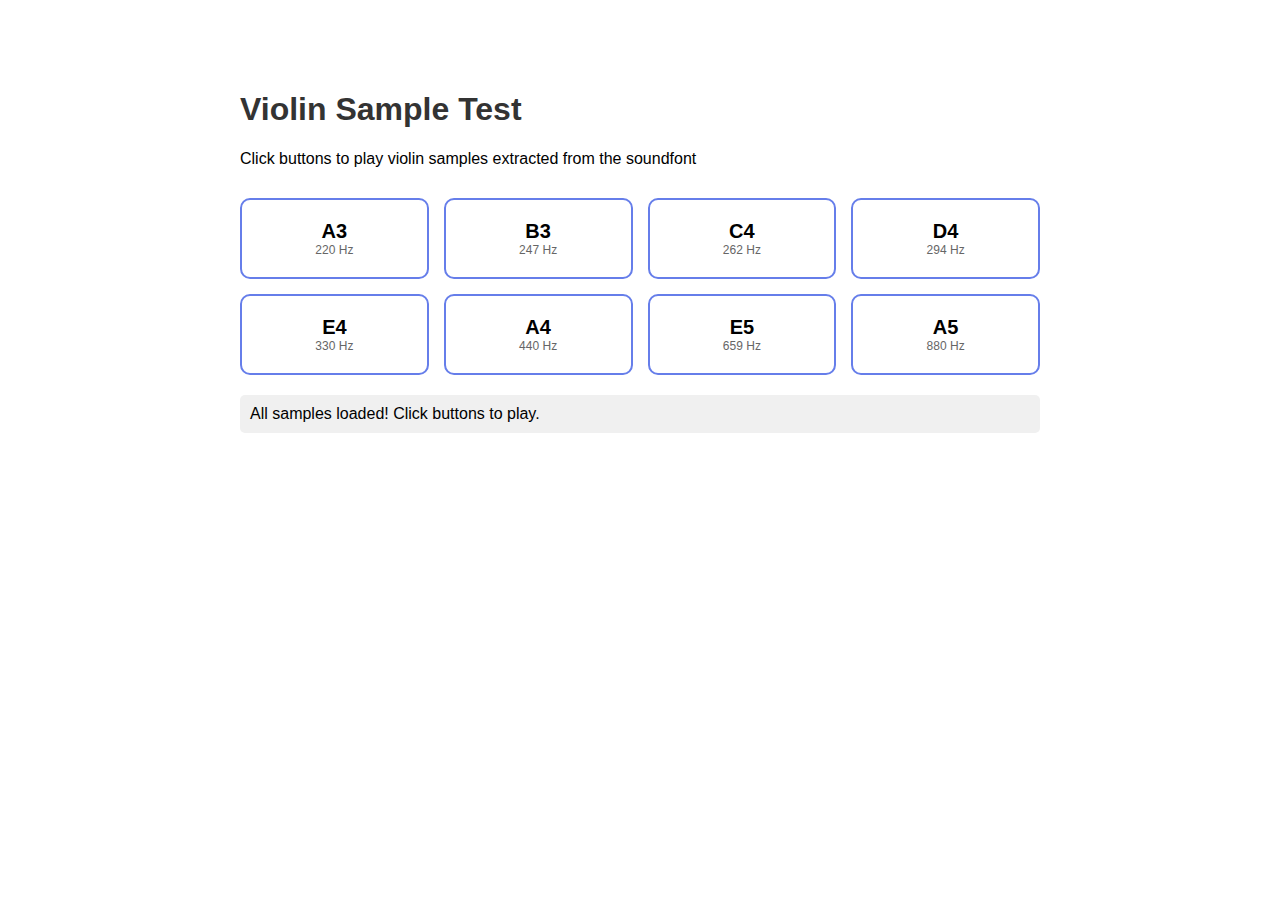
<file: sample-test.html>
<!DOCTYPE html>
<html lang="en">
<head>
    <meta charset="UTF-8">
    <meta name="viewport" content="width=device-width, initial-scale=1.0">
    <title>Violin Sample Test</title>
    <style>
        body {
            font-family: Arial, sans-serif;
            max-width: 800px;
            margin: 50px auto;
            padding: 20px;
        }
        h1 {
            color: #333;
        }
        .note-grid {
            display: grid;
            grid-template-columns: repeat(4, 1fr);
            gap: 15px;
            margin-top: 30px;
        }
        button {
            font-size: 18px;
            padding: 20px;
            border: 2px solid #667eea;
            border-radius: 10px;
            background: white;
            cursor: pointer;
            transition: all 0.2s;
        }
        button:hover {
            background: #667eea;
            color: white;
            transform: translateY(-2px);
        }
        button:active {
            transform: translateY(0);
        }
        .note-name {
            font-weight: bold;
            font-size: 20px;
        }
        .frequency {
            font-size: 12px;
            color: #666;
        }
        #status {
            margin-top: 20px;
            padding: 10px;
            background: #f0f0f0;
            border-radius: 5px;
        }
    </style>
</head>
<body>
    <h1>Violin Sample Test</h1>
    <p>Click buttons to play violin samples extracted from the soundfont</p>

    <div class="note-grid">
        <button onclick="playNote('A3')">
            <div class="note-name">A3</div>
            <div class="frequency">220 Hz</div>
        </button>
        <button onclick="playNote('B3')">
            <div class="note-name">B3</div>
            <div class="frequency">247 Hz</div>
        </button>
        <button onclick="playNote('C4')">
            <div class="note-name">C4</div>
            <div class="frequency">262 Hz</div>
        </button>
        <button onclick="playNote('D4')">
            <div class="note-name">D4</div>
            <div class="frequency">294 Hz</div>
        </button>
        <button onclick="playNote('E4')">
            <div class="note-name">E4</div>
            <div class="frequency">330 Hz</div>
        </button>
        <button onclick="playNote('A4')">
            <div class="note-name">A4</div>
            <div class="frequency">440 Hz</div>
        </button>
        <button onclick="playNote('E5')">
            <div class="note-name">E5</div>
            <div class="frequency">659 Hz</div>
        </button>
        <button onclick="playNote('A5')">
            <div class="note-name">A5</div>
            <div class="frequency">880 Hz</div>
        </button>
    </div>

    <div id="status">Ready to play samples</div>

    <script>
        const audioContext = new (window.AudioContext || window.webkitAudioContext)();
        const audioBuffers = {};

        // Preload all samples
        const notes = ['A3', 'B3', 'C4', 'D4', 'E4', 'A4', 'E5', 'A5'];

        async function loadSamples() {
            document.getElementById('status').textContent = 'Loading samples...';

            for (const note of notes) {
                const response = await fetch(`samples/${note}.wav`);
                const arrayBuffer = await response.arrayBuffer();
                audioBuffers[note] = await audioContext.decodeAudioData(arrayBuffer);
            }

            document.getElementById('status').textContent = 'All samples loaded! Click buttons to play.';
        }

        async function playNote(noteName) {
            if (!audioBuffers[noteName]) {
                document.getElementById('status').textContent = 'Sample not loaded yet...';
                return;
            }

            // Resume audio context if suspended (browser autoplay policy)
            if (audioContext.state === 'suspended') {
                await audioContext.resume();
            }

            const source = audioContext.createBufferSource();
            source.buffer = audioBuffers[noteName];

            // Add gain node to control volume
            const gainNode = audioContext.createGain();
            gainNode.gain.value = 1.0;

            source.connect(gainNode);
            gainNode.connect(audioContext.destination);
            source.start();

            document.getElementById('status').textContent = `Playing ${noteName} (AudioContext: ${audioContext.state})`;
        }

        // Load samples when page loads
        loadSamples();
    </script>
</body>
</html>
</file>
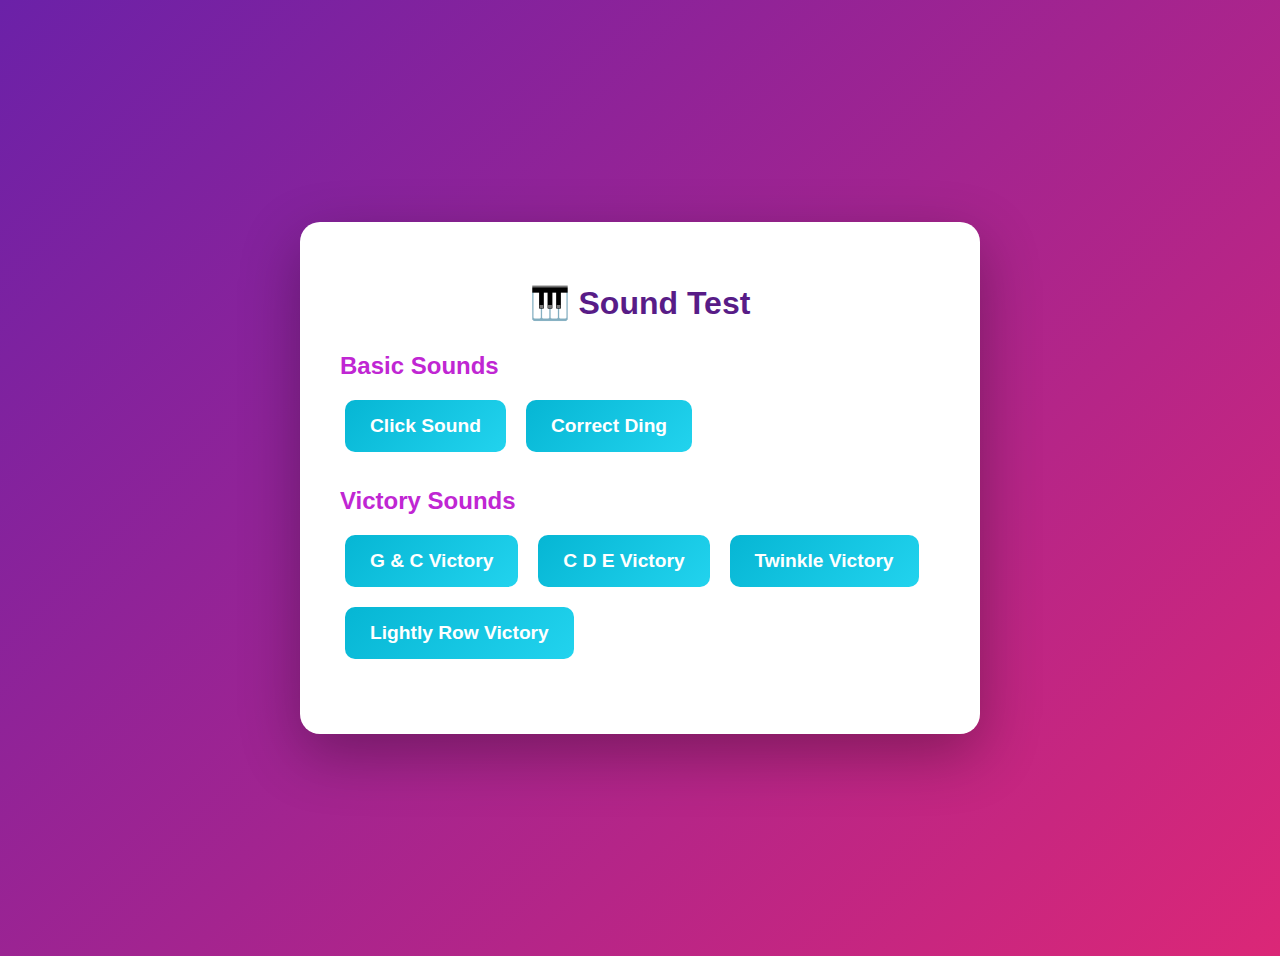
<file: sound-test.html>
<!DOCTYPE html>
<html lang="en">
<head>
    <meta charset="UTF-8">
    <meta name="viewport" content="width=device-width, initial-scale=1.0">
    <title>Sound Test - Piano Game</title>
    <style>
        body {
            font-family: 'Comic Sans MS', Arial, sans-serif;
            background: linear-gradient(135deg, #6b21a8 0%, #db2777 100%);
            min-height: 100vh;
            display: flex;
            justify-content: center;
            align-items: center;
            padding: 20px;
        }

        .container {
            background: white;
            border-radius: 20px;
            padding: 40px;
            max-width: 600px;
            width: 100%;
            box-shadow: 0 20px 60px rgba(0, 0, 0, 0.3);
        }

        h1 {
            color: #581c87;
            margin-bottom: 30px;
            text-align: center;
        }

        .section {
            margin-bottom: 30px;
        }

        h2 {
            color: #c026d3;
            font-size: 1.5rem;
            margin-bottom: 15px;
        }

        button {
            font-size: 1.2rem;
            font-weight: bold;
            padding: 15px 25px;
            margin: 5px;
            border: none;
            border-radius: 10px;
            background: linear-gradient(135deg, #06b6d4 0%, #22d3ee 100%);
            color: white;
            cursor: pointer;
            transition: transform 0.2s;
            font-family: inherit;
        }

        button:hover {
            transform: scale(1.05);
        }

        button:active {
            transform: scale(0.95);
        }

        .button-group {
            display: flex;
            flex-wrap: wrap;
            gap: 10px;
        }
    </style>
</head>
<body>
    <div class="container">
        <h1>🎹 Sound Test</h1>

        <div class="section">
            <h2>Basic Sounds</h2>
            <div class="button-group">
                <button onclick="Sounds.playClick()">Click Sound</button>
                <button onclick="Sounds.playCorrect()">Correct Ding</button>
            </div>
        </div>

        <div class="section">
            <h2>Victory Sounds</h2>
            <div class="button-group">
                <button onclick="Sounds.playFireworks('g-c')">G & C Victory</button>
                <button onclick="Sounds.playFireworks('c-d-e')">C D E Victory</button>
                <button onclick="Sounds.playFireworks('twinkle')">Twinkle Victory</button>
                <button onclick="Sounds.playFireworks('lightly-row')">Lightly Row Victory</button>
            </div>
        </div>
    </div>

    <script src="instrument-config.js"></script>
    <script src="sounds.js"></script>
</body>
</html>
</file>
<file: styles.css>
* {
    margin: 0;
    padding: 0;
    box-sizing: border-box;
}

body {
    font-family: 'Comic Sans MS', 'Arial Rounded MT Bold', sans-serif;
    background: linear-gradient(135deg, #6b21a8 0%, #db2777 100%);
    min-height: 100vh;
    display: flex;
    justify-content: center;
    align-items: center;
    padding: 20px;
}

.game-container {
    background: white;
    border-radius: 30px;
    box-shadow: 0 20px 60px rgba(0, 0, 0, 0.3);
    max-width: 600px;
    width: 100%;
    height: 891px;
    overflow: hidden;
}

.game-header {
    background: linear-gradient(135deg, #581c87 0%, #d946ef 100%);
    padding: 30px;
    text-align: center;
    color: white;
    position: relative;
}

.game-header h1 {
    font-size: 2.5rem;
    margin-bottom: 15px;
    text-shadow: 2px 2px 4px rgba(0, 0, 0, 0.2);
}

.home-btn {
    position: absolute;
    top: 20px;
    left: 20px;
    background: rgba(255, 255, 255, 0.2);
    border: 2px solid rgba(255, 255, 255, 0.4);
    border-radius: 50%;
    width: 45px;
    height: 45px;
    cursor: pointer;
    transition: all 0.3s ease;
    display: flex;
    align-items: center;
    justify-content: center;
    padding: 8px;
    color: white;
}

.home-btn svg {
    width: 100%;
    height: 100%;
}

.home-btn:hover {
    background: rgba(255, 255, 255, 0.3);
    transform: scale(1.1);
}

.home-btn:active {
    transform: scale(0.95);
}

.home-btn.hidden {
    display: none;
}

.deco {
    display: inline-block;
    animation: bounce 2s infinite;
}

@keyframes bounce {
    0%, 100% { transform: translateY(0); }
    50% { transform: translateY(-10px); }
}

.progress {
    margin-top: 20px;
}

#question-counter {
    font-size: 1.2rem;
    font-weight: bold;
    display: block;
    margin-bottom: 10px;
}

.progress-bar {
    background: rgba(255, 255, 255, 0.3);
    height: 20px;
    border-radius: 10px;
    overflow: hidden;
}

.progress-fill {
    background: linear-gradient(90deg, #06b6d4 0%, #22d3ee 100%);
    height: 100%;
    width: 10%;
    transition: width 0.3s ease;
    border-radius: 10px;
}

.game-main {
    padding: 27px 30px 40px 30px;
    min-height: 650px;
    display: flex;
    flex-direction: column;
    justify-content: center;
    align-items: center;
}

.instruction-display {
    background: linear-gradient(135deg, rgba(88, 28, 135, 0.1) 0%, rgba(217, 70, 239, 0.1) 100%);
    border: 2px solid rgba(217, 70, 239, 0.3);
    border-radius: 15px;
    padding: 15px 20px;
    margin-bottom: 25px;
    text-align: center;
    font-size: 1.1rem;
    color: #581c87;
    font-weight: 600;
    line-height: 1.5;
}

.pattern-display {
    text-align: center;
    margin-bottom: 30px;
}

#pattern-notes {
    font-size: 2.5rem;
    color: #c026d3;
    font-weight: bold;
    min-height: 60px;
}

.status-display {
    font-size: 2.5rem;
    color: #333;
    font-weight: bold;
    text-align: center;
    min-height: 100px;
    max-width: 500px;
    display: flex;
    justify-content: center;
    align-items: center;
    margin: 30px 0;
}

.feedback-visual {
    width: 100%;
    height: 80px;
    margin: 20px 0;
    border-radius: 15px;
    transition: all 0.3s;
}

.feedback-visual.correct {
    background: linear-gradient(135deg, #66bb6a 0%, #43a047 100%);
}

.feedback-visual.wrong {
    background: linear-gradient(135deg, #ffa726 0%, #fb8c00 100%);
}

.recording-indicator {
    display: flex;
    align-items: center;
    justify-content: center;
    font-size: 1.8rem;
    font-weight: bold;
    color: #d32f2f;
    margin-top: 20px;
}

.red-dot {
    display: inline-block;
    width: 16px;
    height: 16px;
    background: #d32f2f;
    border-radius: 50%;
    margin-right: 10px;
    animation: pulse-dot 1s infinite;
}

@keyframes pulse-dot {
    0%, 100% { opacity: 1; transform: scale(1); }
    50% { opacity: 0.4; transform: scale(0.8); }
}

.celebration-screen {
    position: relative;
    min-height: 500px;
    background: linear-gradient(135deg, #581c87 0%, #d946ef 100%);
    display: flex;
    justify-content: center;
    align-items: center;
}

.celebration-screen.hidden {
    display: none;
}

#fireworks-canvas {
    position: absolute;
    top: 0;
    left: 0;
    width: 100%;
    height: 100%;
}

.celebration-message {
    position: relative;
    z-index: 10;
    text-align: center;
    color: white;
    padding: 40px;
}

#celebration-title {
    font-size: 3.5rem;
    margin-bottom: 20px;
    text-shadow: 3px 3px 6px rgba(0, 0, 0, 0.3);
    animation: pulse 1.5s infinite;
}

@keyframes pulse {
    0%, 100% { transform: scale(1); }
    50% { transform: scale(1.1); }
}

#celebration-score {
    font-size: 2rem;
    margin-bottom: 30px;
}

.play-again-btn {
    font-size: 1.5rem;
    font-weight: bold;
    padding: 20px 40px;
    border: none;
    border-radius: 20px;
    background: linear-gradient(135deg, #06b6d4 0%, #22d3ee 100%);
    color: white;
    cursor: pointer;
    transition: all 0.3s;
    box-shadow: 0 6px 20px rgba(0, 0, 0, 0.3);
    font-family: inherit;
}

.play-again-btn:hover {
    transform: scale(1.1);
}

/* Menu Screens */
.menu-screen {
    padding: 40px 40px;
    text-align: center;
    min-height: auto;
}

.menu-title {
    font-size: 2.5rem;
    color: #333;
    margin-bottom: 30px;
}

.menu-buttons {
    display: grid;
    grid-template-columns: 1fr;
    gap: 15px;
    max-width: 400px;
    margin: 0 auto 20px auto;
}

.menu-btn {
    font-size: 1.6rem;
    font-weight: bold;
    padding: 20px;
    border: none;
    border-radius: 20px;
    background: linear-gradient(135deg, #581c87 0%, #d946ef 100%);
    color: white;
    cursor: pointer;
    transition: all 0.3s;
    box-shadow: 0 6px 20px rgba(0, 0, 0, 0.2);
    font-family: inherit;
}

.menu-btn:hover:not(.disabled) {
    transform: translateY(-5px);
    box-shadow: 0 10px 30px rgba(0, 0, 0, 0.3);
}

.menu-btn:active:not(.disabled) {
    transform: translateY(-2px);
}

.menu-btn.disabled {
    background: linear-gradient(135deg, #aaa 0%, #888 100%);
    cursor: not-allowed;
    opacity: 0.6;
}

.coming-soon {
    font-size: 1rem;
    font-weight: normal;
    opacity: 0.8;
}

/* Settings Button */
.settings-btn {
    margin: 30px 0;
    padding: 12px 30px;
    font-size: 1.2rem;
    font-weight: bold;
    border: none;
    border-radius: 15px;
    background: linear-gradient(135deg, #6366f1 0%, #8b5cf6 100%);
    color: white;
    cursor: pointer;
    transition: all 0.3s;
    box-shadow: 0 4px 15px rgba(0, 0, 0, 0.2);
    font-family: inherit;
}

.settings-btn:hover {
    transform: translateY(-3px);
    box-shadow: 0 6px 20px rgba(0, 0, 0, 0.3);
}

.settings-btn:active {
    transform: translateY(0);
}

/* Settings Panel */
.settings-panel {
    max-width: 500px;
    margin: 0 auto;
    padding: 30px 30px 40px 30px;
    background: rgba(0, 0, 0, 0.3);
    border-radius: 20px;
    backdrop-filter: blur(10px);
    border: 2px solid rgba(255, 255, 255, 0.2);
}

.setting-item {
    margin-bottom: 30px;
}

.setting-item label {
    display: block;
    font-size: 1.3rem;
    font-weight: bold;
    color: white;
    margin-bottom: 10px;
}

.setting-item input[type="range"] {
    width: 100%;
    height: 8px;
    border-radius: 5px;
    background: rgba(255, 255, 255, 0.4);
    outline: none;
    -webkit-appearance: none;
}

.setting-item input[type="range"]::-webkit-slider-thumb {
    -webkit-appearance: none;
    appearance: none;
    width: 24px;
    height: 24px;
    border-radius: 50%;
    background: linear-gradient(135deg, #581c87 0%, #d946ef 100%);
    cursor: pointer;
    box-shadow: 0 2px 10px rgba(0, 0, 0, 0.3);
}

.setting-item input[type="range"]::-moz-range-thumb {
    width: 24px;
    height: 24px;
    border-radius: 50%;
    background: linear-gradient(135deg, #581c87 0%, #d946ef 100%);
    cursor: pointer;
    box-shadow: 0 2px 10px rgba(0, 0, 0, 0.3);
    border: none;
}

.setting-range {
    font-size: 0.9rem;
    color: rgba(255, 255, 255, 0.7);
    margin-top: 5px;
}

.settings-buttons {
    display: flex;
    gap: 15px;
    justify-content: center;
    margin-top: 40px;
}

.settings-action-btn {
    padding: 12px 25px;
    font-size: 1.1rem;
    font-weight: bold;
    border: none;
    border-radius: 12px;
    background: rgba(255, 255, 255, 0.2);
    color: white;
    cursor: pointer;
    transition: all 0.3s;
    font-family: inherit;
}

.settings-action-btn:hover {
    background: rgba(255, 255, 255, 0.3);
    transform: translateY(-2px);
}

.settings-action-btn.primary {
    background: linear-gradient(135deg, #06b6d4 0%, #22d3ee 100%);
}

.settings-action-btn.primary:hover {
    background: linear-gradient(135deg, #0891b2 0%, #06b6d4 100%);
}

.hidden {
    display: none !important;
}

.game-controls {
    display: flex;
    gap: 15px;
    justify-content: center;
    margin-top: 30px;
}

.control-btn {
    font-size: 1.5rem;
    font-weight: bold;
    padding: 15px 30px;
    border: none;
    border-radius: 15px;
    background: linear-gradient(135deg, #06b6d4 0%, #22d3ee 100%);
    color: white;
    cursor: pointer;
    transition: all 0.3s;
    box-shadow: 0 4px 15px rgba(0, 0, 0, 0.2);
    font-family: inherit;
}

.control-btn:hover:not(:disabled) {
    transform: translateY(-3px);
    box-shadow: 0 6px 20px rgba(0, 0, 0, 0.3);
}

.control-btn:active:not(:disabled) {
    transform: translateY(0);
}

.control-btn:disabled,
.control-btn.disabled {
    opacity: 0.5;
    cursor: not-allowed;
}

@media (max-width: 600px) {
    .game-header h1 {
        font-size: 2rem;
    }

    .status-display {
        font-size: 2rem;
    }

    #pattern-notes {
        font-size: 2rem;
    }

    .control-btn {
        font-size: 1.2rem;
        padding: 12px 24px;
    }
}

/* Debug Panel */
.debug-panel {
    position: fixed;
    top: 10px;
    right: 10px;
    width: 90%;
    max-width: 500px;
    max-height: 90vh;
    background: rgba(0, 0, 0, 0.95);
    border: 2px solid #22d3ee;
    border-radius: 15px;
    box-shadow: 0 10px 40px rgba(0, 0, 0, 0.5);
    z-index: 1000;
    font-family: 'Courier New', monospace;
    display: flex;
    flex-direction: column;
}

.debug-header {
    display: flex;
    justify-content: space-between;
    align-items: center;
    padding: 15px;
    background: linear-gradient(135deg, #581c87 0%, #d946ef 100%);
    border-radius: 13px 13px 0 0;
    color: white;
}

.debug-header h3 {
    font-size: 1.3rem;
    margin: 0;
}

.debug-header-buttons {
    display: flex;
    gap: 10px;
    align-items: center;
}

.debug-clear-btn {
    background: rgba(255, 255, 255, 0.2);
    border: none;
    color: white;
    font-size: 0.9rem;
    padding: 8px 15px;
    border-radius: 8px;
    cursor: pointer;
    transition: all 0.2s;
    font-family: 'Courier New', monospace;
    font-weight: bold;
}

.debug-clear-btn:hover {
    background: rgba(255, 255, 255, 0.3);
}

#debug-close {
    background: rgba(255, 255, 255, 0.2);
    border: none;
    color: white;
    font-size: 1.8rem;
    width: 35px;
    height: 35px;
    border-radius: 50%;
    cursor: pointer;
    display: flex;
    align-items: center;
    justify-content: center;
    transition: all 0.2s;
    line-height: 1;
}

#debug-close:hover {
    background: rgba(255, 255, 255, 0.3);
    transform: scale(1.1);
}

.debug-content {
    padding: 15px;
    overflow-y: auto;
    flex: 1;
    color: #22d3ee;
    font-size: 0.9rem;
    line-height: 1.5;
}

.debug-entry {
    margin-bottom: 8px;
    word-wrap: break-word;
}

.debug-section {
    margin: 20px 0 10px 0;
    padding: 8px 0;
    border-bottom: 2px solid #22d3ee;
    color: #22d3ee;
    font-size: 1.1rem;
}

.debug-section-time {
    font-size: 0.85rem;
    color: #6b7280;
    font-weight: normal;
}

.debug-separator {
    margin: 30px 0;
    color: #374151;
    text-align: center;
    font-size: 0.8rem;
    letter-spacing: -1px;
}

.debug-time {
    color: #6b7280;
    margin-right: 8px;
    font-size: 0.85rem;
}

.debug-data {
    background: rgba(34, 211, 238, 0.1);
    padding: 10px;
    border-radius: 5px;
    margin-top: 5px;
    overflow-x: auto;
    font-size: 0.85rem;
}

.debug-highlight {
    color: #fbbf24;
    font-weight: bold;
}

.debug-table {
    width: 100%;
    border-collapse: collapse;
    margin: 10px 0;
    font-size: 0.85rem;
}

.debug-table thead {
    background: rgba(34, 211, 238, 0.2);
}

.debug-table th,
.debug-table td {
    padding: 8px 6px;
    border: 1px solid rgba(34, 211, 238, 0.3);
    text-align: left;
}

.debug-table th {
    color: #22d3ee;
    font-weight: bold;
}

.debug-table td {
    color: #22d3ee;
}

.debug-table .error-low {
    color: #22d3ee;
}

.debug-table .error-medium {
    color: #fbbf24;
}

.debug-table .error-high {
    color: #ef4444;
    font-weight: bold;
}

.debug-table .rms-good {
    color: #22d3ee;
}

.debug-table .rms-low {
    color: #fbbf24;
}

.debug-table .rms-too-low {
    color: #ef4444;
    font-weight: bold;
}

/* Mobile adjustments for debug panel */
@media (max-width: 600px) {
    .debug-panel {
        top: 5px;
        right: 5px;
        left: 5px;
        width: auto;
        max-width: none;
        max-height: 85vh;
    }

    .debug-content {
        font-size: 0.8rem;
    }

    .debug-table {
        font-size: 0.75rem;
    }

    .debug-table th,
    .debug-table td {
        padding: 5px 3px;
    }
}
</file>
